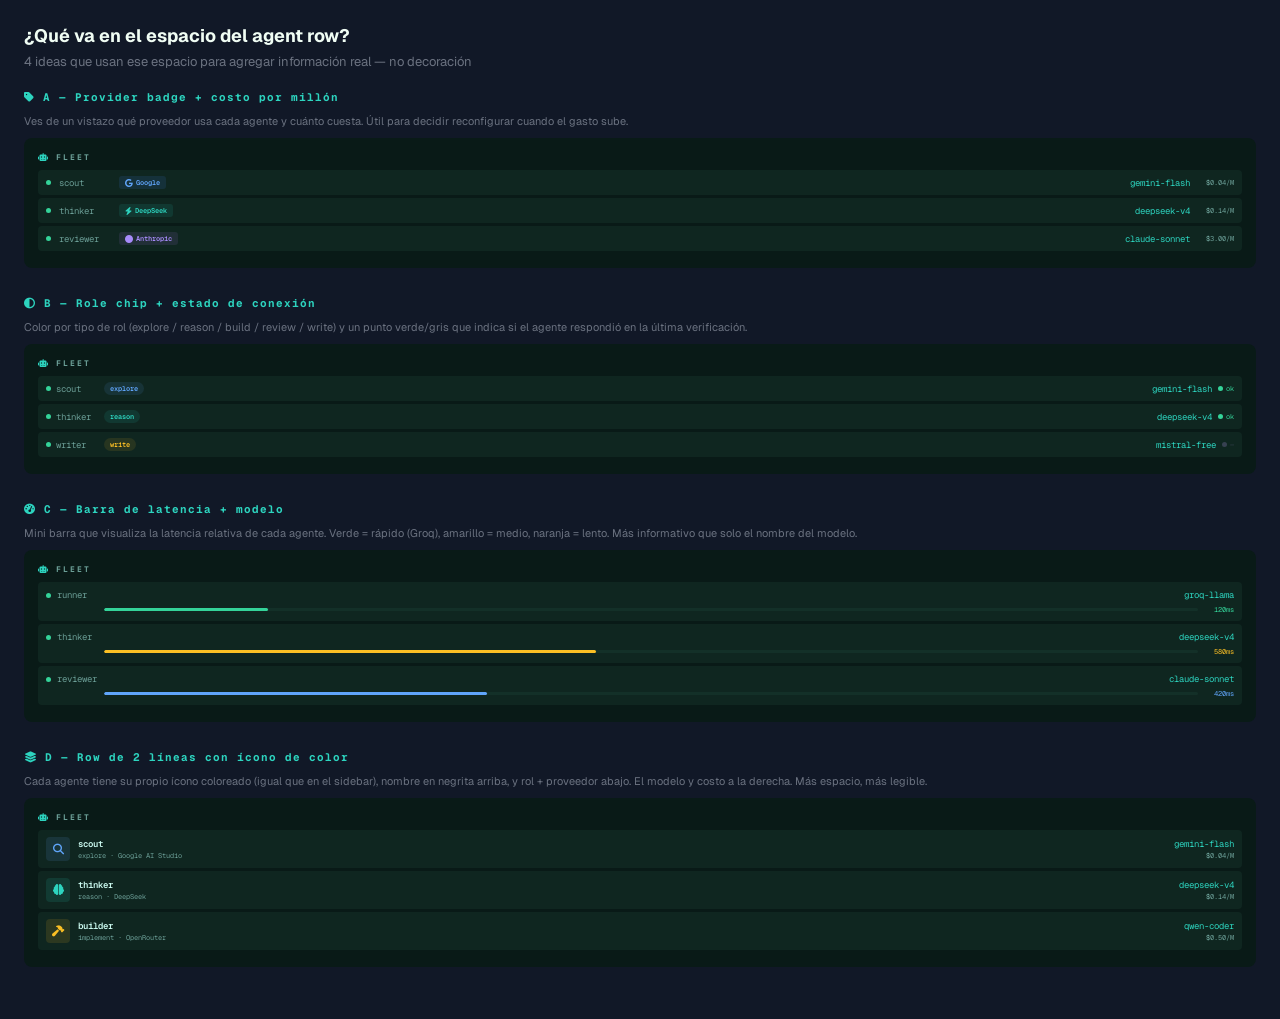
<file: .superpowers/brainstorm/176830-1781661725/content/agent-row-ideas.html>
<!DOCTYPE html>
<html lang="en">
<head>
<meta charset="UTF-8">
<link href="https://fonts.googleapis.com/css2?family=Geist+Mono:wght@400;500;600&family=Geist:wght@400;500;600;700&display=swap" rel="stylesheet">
<link rel="stylesheet" href="https://cdnjs.cloudflare.com/ajax/libs/font-awesome/6.5.0/css/all.min.css">
<style>
  *, *::before, *::after { box-sizing: border-box; margin: 0; padding: 0; }
  body { background: #111827; font-family: 'Geist', sans-serif; padding: 24px; color: #e2e8f0; }
  h2 { font-size: 18px; font-weight: 700; color: #f0fdf4; margin-bottom: 6px; }
  .subtitle { font-size: 13px; color: #6b7280; margin-bottom: 20px; }

  :root {
    --base: #040f0d; --surface: #091a17; --raised: #0f2620;
    --border: #133028; --primary: #2dd4bf; --accent: #34d399;
    --muted: #4a8a80; --ink: #ccfbf1; --ink-dim: #6b9e96;
    --danger: #f87171; --warn: #fbbf24;
  }

  .option-section { margin-bottom: 28px; }
  .option-label {
    font-family: 'Geist Mono', monospace; font-size: 11px; font-weight: 700;
    color: var(--primary); letter-spacing: 1px; margin-bottom: 10px;
    display: flex; align-items: center; gap: 8px;
  }
  .option-desc { font-size: 11px; color: #6b7280; margin-bottom: 10px; font-family: 'Geist', sans-serif; }

  .mock-panel {
    background: var(--surface); border-radius: 8px; border: 1px solid var(--border);
    padding: 12px; cursor: pointer; transition: border-color .15s, transform .15s;
    border: 2px solid transparent;
  }
  .mock-panel:hover { transform: translateY(-1px); border-color: rgba(45,212,191,.3); }
  .mock-panel.selected { border-color: var(--primary) !important; }
  .mock-panel.selected::after {
    content: '✓ Esta'; display: block; text-align: right;
    font-family: 'Geist Mono', monospace; font-size: 10px;
    color: var(--primary); margin-top: 6px;
  }

  .section-title {
    font-size: 8px; font-weight: 700; letter-spacing: 2px; color: var(--ink-dim);
    text-transform: uppercase; font-family: 'Geist Mono', monospace;
    margin-bottom: 8px; display: flex; align-items: center; gap: 6px;
  }

  /* ── OPTION A: Provider badge + cost ── */
  .row-a {
    display: flex; align-items: center; padding: 6px 8px; border-radius: 4px;
    background: var(--raised); margin-bottom: 3px; gap: 8px;
  }
  .agent-dot { width: 5px; height: 5px; border-radius: 50%; background: var(--accent); flex-shrink: 0; }
  .agent-name { font-family: 'Geist Mono', monospace; font-size: 9px; color: var(--ink-dim); width: 52px; flex-shrink: 0; }
  .provider-badge {
    display: flex; align-items: center; gap: 3px; padding: 2px 6px; border-radius: 3px;
    font-size: 7px; font-family: 'Geist Mono', monospace; font-weight: 600;
  }
  .agent-model { font-family: 'Geist Mono', monospace; font-size: 9px; color: var(--primary); margin-left: auto; }
  .cost-tag { font-family: 'Geist Mono', monospace; font-size: 7px; color: var(--ink-dim); margin-left: 8px; }

  /* ── OPTION B: Role chip + status ── */
  .row-b {
    display: grid; grid-template-columns: 52px 1fr auto auto; align-items: center;
    gap: 6px; padding: 6px 8px; border-radius: 4px;
    background: var(--raised); margin-bottom: 3px;
  }
  .role-chip {
    padding: 2px 6px; border-radius: 10px; font-size: 7px;
    font-family: 'Geist Mono', monospace; font-weight: 600;
  }
  .status-mini { display: flex; align-items: center; gap: 3px; font-size: 7px; font-family: 'Geist Mono', monospace; }
  .dot-green { width: 5px; height: 5px; border-radius: 50%; background: var(--accent); }
  .dot-gray  { width: 5px; height: 5px; border-radius: 50%; background: #374151; }

  /* ── OPTION C: Mini latency bar + model ── */
  .row-c {
    display: flex; flex-direction: column; padding: 7px 8px; border-radius: 4px;
    background: var(--raised); margin-bottom: 3px; gap: 4px;
  }
  .row-c-top { display: flex; align-items: center; gap: 6px; }
  .row-c-bottom { display: flex; align-items: center; gap: 6px; }
  .latency-bar { flex: 1; height: 3px; background: var(--border); border-radius: 2px; overflow: hidden; }
  .latency-fill { height: 100%; border-radius: 2px; }
  .latency-label { font-size: 7px; font-family: 'Geist Mono', monospace; color: var(--ink-dim); width: 30px; text-align: right; }

  /* ── OPTION D: Two-line row ── */
  .row-d {
    display: flex; align-items: center; padding: 7px 8px; border-radius: 4px;
    background: var(--raised); margin-bottom: 3px; gap: 8px;
  }
  .row-d-icon { width: 24px; height: 24px; border-radius: 4px; display: flex; align-items: center; justify-content: center; font-size: 11px; flex-shrink: 0; }
  .row-d-text { flex: 1; }
  .row-d-name { font-family: 'Geist Mono', monospace; font-size: 9px; color: var(--ink); font-weight: 600; }
  .row-d-meta { font-family: 'Geist Mono', monospace; font-size: 7px; color: var(--ink-dim); margin-top: 1px; }
  .row-d-right { text-align: right; }
  .row-d-model { font-family: 'Geist Mono', monospace; font-size: 9px; color: var(--primary); }
  .row-d-cost  { font-family: 'Geist Mono', monospace; font-size: 7px; color: var(--ink-dim); margin-top: 1px; }
</style>
<script>
  function pick(el) {
    document.querySelectorAll('.mock-panel').forEach(p => p.classList.remove('selected'));
    el.classList.add('selected');
    if (window.__superpowers_helper) window.__superpowers_helper.recordChoice(el.dataset.choice, el.dataset.label);
  }
</script>
</head>
<body>

<h2>¿Qué va en el espacio del agent row?</h2>
<p class="subtitle">4 ideas que usan ese espacio para agregar información real — no decoración</p>

<!-- ── OPTION A ── -->
<div class="option-section">
  <div class="option-label"><i class="fa-solid fa-tag"></i> A — Provider badge + costo por millón</div>
  <div class="option-desc">Ves de un vistazo qué proveedor usa cada agente y cuánto cuesta. Útil para decidir reconfigurar cuando el gasto sube.</div>
  <div class="mock-panel" data-choice="a" data-label="Provider badge + cost" onclick="pick(this)">
    <div class="section-title"><i class="fa-solid fa-robot" style="color:var(--primary)"></i> fleet</div>
    <div class="row-a">
      <div class="agent-dot"></div>
      <div class="agent-name">scout</div>
      <div class="provider-badge" style="background:rgba(66,133,244,.12);color:#60a5fa"><i class="fa-brands fa-google" style="font-size:8px"></i>Google</div>
      <div class="agent-model">gemini-flash</div>
      <div class="cost-tag">$0.04/M</div>
    </div>
    <div class="row-a">
      <div class="agent-dot"></div>
      <div class="agent-name">thinker</div>
      <div class="provider-badge" style="background:rgba(45,212,191,.1);color:var(--primary)"><i class="fa-solid fa-bolt" style="font-size:8px"></i>DeepSeek</div>
      <div class="agent-model">deepseek-v4</div>
      <div class="cost-tag">$0.14/M</div>
    </div>
    <div class="row-a">
      <div class="agent-dot"></div>
      <div class="agent-name">reviewer</div>
      <div class="provider-badge" style="background:rgba(192,132,252,.1);color:#a78bfa"><i class="fa-solid fa-circle" style="font-size:8px"></i>Anthropic</div>
      <div class="agent-model">claude-sonnet</div>
      <div class="cost-tag">$3.00/M</div>
    </div>
  </div>
</div>

<!-- ── OPTION B ── -->
<div class="option-section">
  <div class="option-label"><i class="fa-solid fa-circle-half-stroke"></i> B — Role chip + estado de conexión</div>
  <div class="option-desc">Color por tipo de rol (explore / reason / build / review / write) y un punto verde/gris que indica si el agente respondió en la última verificación.</div>
  <div class="mock-panel" data-choice="b" data-label="Role chip + connection status" onclick="pick(this)">
    <div class="section-title"><i class="fa-solid fa-robot" style="color:var(--primary)"></i> fleet</div>
    <div class="row-b">
      <div style="font-family:'Geist Mono',monospace;font-size:9px;color:var(--ink-dim);display:flex;align-items:center;gap:5px"><div class="agent-dot"></div>scout</div>
      <div class="role-chip" style="background:rgba(96,165,250,.1);color:#60a5fa;justify-self:start">explore</div>
      <div style="font-family:'Geist Mono',monospace;font-size:9px;color:var(--primary)">gemini-flash</div>
      <div class="status-mini"><div class="dot-green"></div><span style="color:var(--accent)">ok</span></div>
    </div>
    <div class="row-b">
      <div style="font-family:'Geist Mono',monospace;font-size:9px;color:var(--ink-dim);display:flex;align-items:center;gap:5px"><div class="agent-dot"></div>thinker</div>
      <div class="role-chip" style="background:rgba(45,212,191,.1);color:var(--primary);justify-self:start">reason</div>
      <div style="font-family:'Geist Mono',monospace;font-size:9px;color:var(--primary)">deepseek-v4</div>
      <div class="status-mini"><div class="dot-green"></div><span style="color:var(--accent)">ok</span></div>
    </div>
    <div class="row-b">
      <div style="font-family:'Geist Mono',monospace;font-size:9px;color:var(--ink-dim);display:flex;align-items:center;gap:5px"><div class="agent-dot"></div>writer</div>
      <div class="role-chip" style="background:rgba(251,191,36,.1);color:var(--warn);justify-self:start">write</div>
      <div style="font-family:'Geist Mono',monospace;font-size:9px;color:var(--primary)">mistral-free</div>
      <div class="status-mini"><div class="dot-gray"></div><span style="color:#374151">—</span></div>
    </div>
  </div>
</div>

<!-- ── OPTION C ── -->
<div class="option-section">
  <div class="option-label"><i class="fa-solid fa-gauge-high"></i> C — Barra de latencia + modelo</div>
  <div class="option-desc">Mini barra que visualiza la latencia relativa de cada agente. Verde = rápido (Groq), amarillo = medio, naranja = lento. Más informativo que solo el nombre del modelo.</div>
  <div class="mock-panel" data-choice="c" data-label="Latency bar + model" onclick="pick(this)">
    <div class="section-title"><i class="fa-solid fa-robot" style="color:var(--primary)"></i> fleet</div>
    <div class="row-c">
      <div class="row-c-top">
        <div class="agent-dot"></div>
        <div style="font-family:'Geist Mono',monospace;font-size:9px;color:var(--ink-dim);width:52px">runner</div>
        <div style="font-family:'Geist Mono',monospace;font-size:9px;color:var(--primary);margin-left:auto">groq-llama</div>
      </div>
      <div class="row-c-bottom">
        <div style="width:52px"></div>
        <div class="latency-bar"><div class="latency-fill" style="width:15%;background:var(--accent)"></div></div>
        <div class="latency-label" style="color:var(--accent)">120ms</div>
      </div>
    </div>
    <div class="row-c">
      <div class="row-c-top">
        <div class="agent-dot"></div>
        <div style="font-family:'Geist Mono',monospace;font-size:9px;color:var(--ink-dim);width:52px">thinker</div>
        <div style="font-family:'Geist Mono',monospace;font-size:9px;color:var(--primary);margin-left:auto">deepseek-v4</div>
      </div>
      <div class="row-c-bottom">
        <div style="width:52px"></div>
        <div class="latency-bar"><div class="latency-fill" style="width:45%;background:var(--warn)"></div></div>
        <div class="latency-label" style="color:var(--warn)">580ms</div>
      </div>
    </div>
    <div class="row-c">
      <div class="row-c-top">
        <div class="agent-dot"></div>
        <div style="font-family:'Geist Mono',monospace;font-size:9px;color:var(--ink-dim);width:52px">reviewer</div>
        <div style="font-family:'Geist Mono',monospace;font-size:9px;color:var(--primary);margin-left:auto">claude-sonnet</div>
      </div>
      <div class="row-c-bottom">
        <div style="width:52px"></div>
        <div class="latency-bar"><div class="latency-fill" style="width:35%;background:#60a5fa"></div></div>
        <div class="latency-label" style="color:#60a5fa">420ms</div>
      </div>
    </div>
  </div>
</div>

<!-- ── OPTION D ── -->
<div class="option-section">
  <div class="option-label"><i class="fa-solid fa-layer-group"></i> D — Row de 2 líneas con ícono de color</div>
  <div class="option-desc">Cada agente tiene su propio ícono coloreado (igual que en el sidebar), nombre en negrita arriba, y rol + proveedor abajo. El modelo y costo a la derecha. Más espacio, más legible.</div>
  <div class="mock-panel" data-choice="d" data-label="Two-line icon row" onclick="pick(this)">
    <div class="section-title"><i class="fa-solid fa-robot" style="color:var(--primary)"></i> fleet</div>
    <div class="row-d">
      <div class="row-d-icon" style="background:rgba(96,165,250,.12);color:#60a5fa"><i class="fa-solid fa-magnifying-glass"></i></div>
      <div class="row-d-text">
        <div class="row-d-name">scout</div>
        <div class="row-d-meta">explore · Google AI Studio</div>
      </div>
      <div class="row-d-right">
        <div class="row-d-model">gemini-flash</div>
        <div class="row-d-cost">$0.04/M</div>
      </div>
    </div>
    <div class="row-d">
      <div class="row-d-icon" style="background:rgba(45,212,191,.12);color:var(--primary)"><i class="fa-solid fa-brain"></i></div>
      <div class="row-d-text">
        <div class="row-d-name">thinker</div>
        <div class="row-d-meta">reason · DeepSeek</div>
      </div>
      <div class="row-d-right">
        <div class="row-d-model">deepseek-v4</div>
        <div class="row-d-cost">$0.14/M</div>
      </div>
    </div>
    <div class="row-d">
      <div class="row-d-icon" style="background:rgba(251,191,36,.12);color:var(--warn)"><i class="fa-solid fa-hammer"></i></div>
      <div class="row-d-text">
        <div class="row-d-name">builder</div>
        <div class="row-d-meta">implement · OpenRouter</div>
      </div>
      <div class="row-d-right">
        <div class="row-d-model">qwen-coder</div>
        <div class="row-d-cost">$0.50/M</div>
      </div>
    </div>
  </div>
</div>

</body>
</html>
</file>
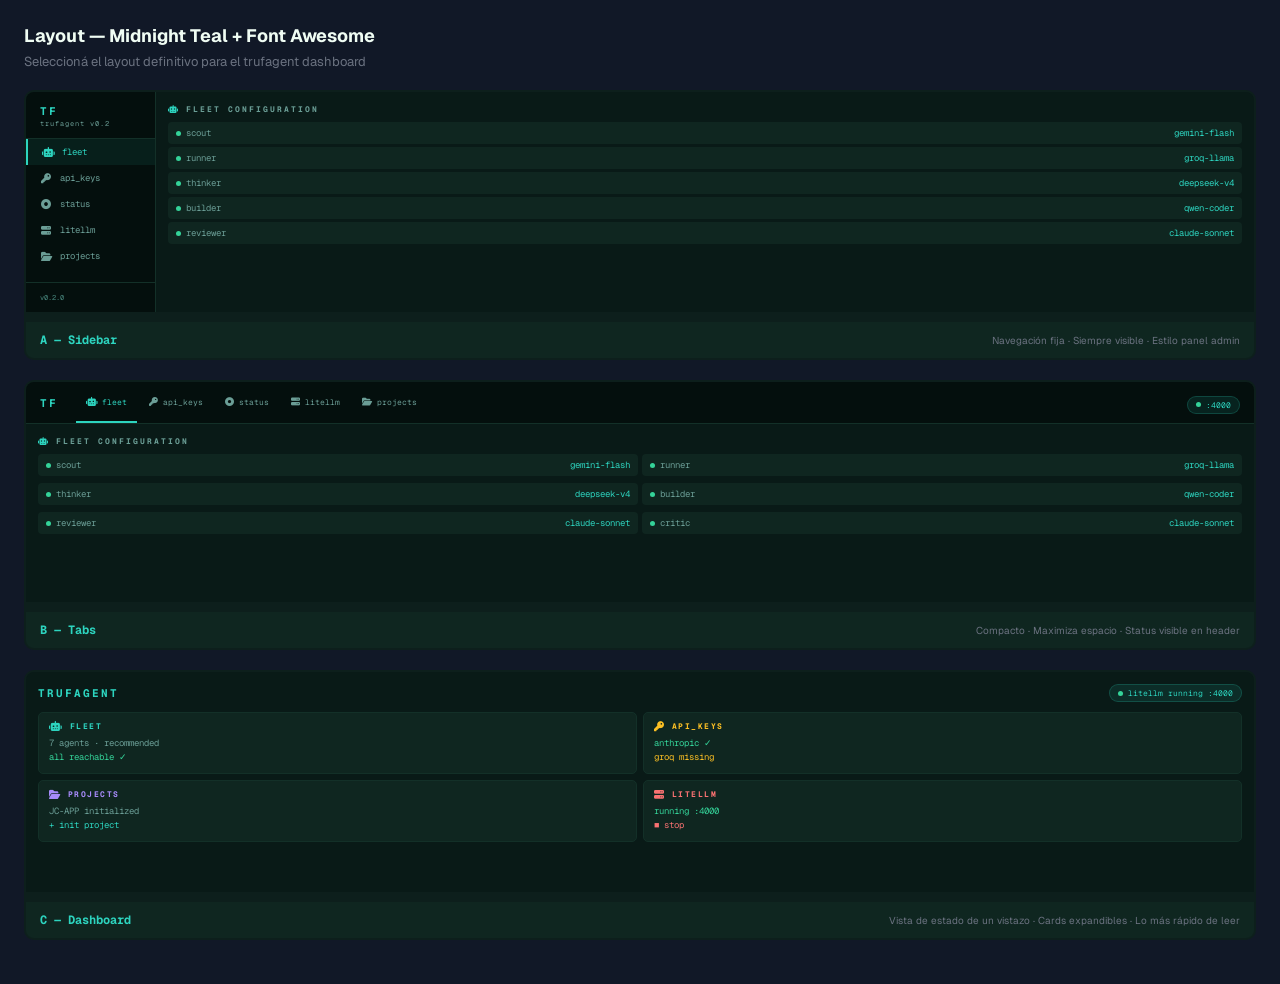
<file: .superpowers/brainstorm/176830-1781661725/content/layouts-final.html>
<!DOCTYPE html>
<html lang="en">
<head>
<meta charset="UTF-8">
<meta name="viewport" content="width=device-width, initial-scale=1.0">
<link rel="preconnect" href="https://fonts.googleapis.com">
<link href="https://fonts.googleapis.com/css2?family=Geist+Mono:wght@400;500;600&family=Geist:wght@400;500;600;700&display=swap" rel="stylesheet">
<link rel="stylesheet" href="https://cdnjs.cloudflare.com/ajax/libs/font-awesome/6.5.0/css/all.min.css">
<style>
  *, *::before, *::after { box-sizing: border-box; margin: 0; padding: 0; }
  body { background: #111827; font-family: 'Geist', sans-serif; padding: 24px; color: #e2e8f0; }
  h2 { font-size: 18px; font-weight: 700; color: #f0fdf4; margin-bottom: 6px; }
  .subtitle { font-size: 13px; color: #6b7280; margin-bottom: 20px; }

  /* ── Palette tokens ── */
  :root {
    --base:    #040f0d;
    --surface: #091a17;
    --raised:  #0f2620;
    --border:  #133028;
    --primary: #2dd4bf;
    --accent:  #34d399;
    --muted:   #4a8a80;
    --ink:     #ccfbf1;
    --ink-dim: #6b9e96;
    --danger:  #f87171;
    --warn:    #fbbf24;
  }

  .layout-card {
    border: 2px solid transparent;
    border-radius: 10px;
    overflow: hidden;
    cursor: pointer;
    transition: border-color .15s, transform .15s;
    background: #0d1f1c;
    margin-bottom: 20px;
  }
  .layout-card:hover { transform: translateY(-2px); }
  .layout-card.selected { border-color: var(--primary) !important; }
  .layout-card.selected::after {
    content: '✓ Selected';
    display: block;
    text-align: center;
    padding: 6px;
    background: rgba(45,212,191,.15);
    color: var(--primary);
    font-family: 'Geist Mono', monospace;
    font-size: 11px;
    font-weight: 600;
  }

  .mock-wrap { height: 220px; display: flex; overflow: hidden; }

  /* ── Shared agent row ── */
  .agent-row {
    display: flex; align-items: center; justify-content: space-between;
    padding: 5px 8px; border-radius: 4px; background: var(--raised);
    margin-bottom: 3px; font-family: 'Geist Mono', monospace; font-size: 9px;
  }
  .agent-row .name { color: var(--ink-dim); display: flex; align-items: center; gap: 5px; }
  .agent-row .model { color: var(--primary); }
  .agent-dot { width: 5px; height: 5px; border-radius: 50%; background: var(--accent); }

  /* ── Status pill ── */
  .status-pill {
    display: inline-flex; align-items: center; gap: 5px;
    background: rgba(45,212,191,.1); border: 1px solid rgba(45,212,191,.2);
    border-radius: 20px; padding: 3px 8px;
    font-size: 8px; font-family: 'Geist Mono', monospace; color: var(--primary);
  }
  .status-dot { width: 5px; height: 5px; border-radius: 50%; background: var(--accent); }

  /* ══════════════════════════════════
     LAYOUT A — SIDEBAR
  ══════════════════════════════════ */
  .sidebar { width: 130px; background: var(--base); border-right: 1px solid var(--border); display: flex; flex-direction: column; flex-shrink: 0; }
  .sidebar-logo { padding: 12px 14px 10px; font-size: 11px; font-weight: 700; color: var(--primary); font-family: 'Geist Mono', monospace; letter-spacing: 2px; border-bottom: 1px solid var(--border); }
  .sidebar-logo span { display: block; font-size: 7px; font-weight: 400; color: var(--ink-dim); letter-spacing: 1px; margin-top: 1px; }
  .nav-item { display: flex; align-items: center; gap: 8px; padding: 7px 14px; font-size: 9px; color: var(--ink-dim); cursor: pointer; font-family: 'Geist Mono', monospace; transition: background .1s; }
  .nav-item.active { color: var(--primary); background: rgba(45,212,191,.08); border-left: 2px solid var(--primary); }
  .nav-item i { width: 12px; text-align: center; font-size: 10px; }
  .sidebar-version { margin-top: auto; padding: 10px 14px; border-top: 1px solid var(--border); font-size: 7px; color: var(--muted); font-family: 'Geist Mono', monospace; }
  .main-content { flex: 1; padding: 12px; background: var(--surface); overflow: hidden; }
  .section-title { font-size: 8px; font-weight: 700; letter-spacing: 2px; color: var(--ink-dim); text-transform: uppercase; font-family: 'Geist Mono', monospace; margin-bottom: 8px; display: flex; align-items: center; gap: 6px; }

  /* ══════════════════════════════════
     LAYOUT B — TABS
  ══════════════════════════════════ */
  .tabs-wrap { display: flex; flex-direction: column; width: 100%; }
  .tabs-header { background: var(--base); border-bottom: 1px solid var(--border); display: flex; align-items: center; padding: 0 14px; gap: 2px; flex-shrink: 0; height: 42px; }
  .tabs-logo { font-size: 11px; font-weight: 700; color: var(--primary); font-family: 'Geist Mono', monospace; letter-spacing: 2px; margin-right: 16px; }
  .tab { display: flex; align-items: center; gap: 5px; padding: 0 10px; height: 100%; font-size: 8px; color: var(--ink-dim); cursor: pointer; border-bottom: 2px solid transparent; font-family: 'Geist Mono', monospace; white-space: nowrap; }
  .tab.active { color: var(--primary); border-bottom-color: var(--primary); }
  .tab i { font-size: 9px; }
  .tabs-body { flex: 1; padding: 12px; background: var(--surface); overflow: hidden; }

  /* ══════════════════════════════════
     LAYOUT C — DASHBOARD CARDS
  ══════════════════════════════════ */
  .dash-wrap { width: 100%; padding: 12px; background: var(--surface); }
  .dash-header { display: flex; justify-content: space-between; align-items: center; margin-bottom: 10px; }
  .dash-logo { font-size: 11px; font-weight: 700; color: var(--primary); font-family: 'Geist Mono', monospace; letter-spacing: 2px; }
  .dash-grid { display: grid; grid-template-columns: 1fr 1fr; gap: 6px; margin-bottom: 8px; }
  .dash-card { background: var(--raised); border-radius: 5px; border: 1px solid var(--border); padding: 8px 10px; }
  .dash-card-head { display: flex; align-items: center; gap: 6px; font-size: 8px; font-weight: 700; letter-spacing: 1.5px; text-transform: uppercase; font-family: 'Geist Mono', monospace; margin-bottom: 5px; }
  .dash-card-head i { font-size: 10px; }
  .dash-stat { font-size: 9px; font-family: 'Geist Mono', monospace; color: var(--ink-dim); line-height: 1.6; }

  /* Card labels */
  .card-label { margin-top: 10px; padding: 10px 14px; display: flex; justify-content: space-between; align-items: center; background: var(--raised); }
  .card-label-name { font-family: 'Geist Mono', monospace; font-size: 12px; font-weight: 700; }
  .card-label-desc { font-size: 10px; color: #6b7280; }
</style>
<script>
  function toggleSelect(el) {
    document.querySelectorAll('.layout-card').forEach(c => c.classList.remove('selected'));
    el.classList.add('selected');
    if (window.__superpowers_helper) {
      window.__superpowers_helper.recordChoice(el.dataset.choice, el.querySelector('.card-label-name').textContent);
    }
  }
</script>
</head>
<body>

<h2>Layout — Midnight Teal + Font Awesome</h2>
<p class="subtitle">Seleccioná el layout definitivo para el trufagent dashboard</p>

<!-- ─── LAYOUT A: SIDEBAR ─── -->
<div class="layout-card" data-choice="a" onclick="toggleSelect(this)">
  <div class="mock-wrap">
    <div class="sidebar">
      <div class="sidebar-logo">TF<span>trufagent v0.2</span></div>
      <div class="nav-item active"><i class="fa-solid fa-robot"></i>fleet</div>
      <div class="nav-item"><i class="fa-solid fa-key"></i>api_keys</div>
      <div class="nav-item"><i class="fa-solid fa-circle-dot"></i>status</div>
      <div class="nav-item"><i class="fa-solid fa-server"></i>litellm</div>
      <div class="nav-item"><i class="fa-solid fa-folder-open"></i>projects</div>
      <div class="sidebar-version">v0.2.0</div>
    </div>
    <div class="main-content">
      <div class="section-title"><i class="fa-solid fa-robot" style="color:var(--primary)"></i>fleet configuration</div>
      <div class="agent-row">
        <div class="name"><div class="agent-dot"></div>scout</div>
        <div class="model">gemini-flash</div>
      </div>
      <div class="agent-row">
        <div class="name"><div class="agent-dot"></div>runner</div>
        <div class="model">groq-llama</div>
      </div>
      <div class="agent-row">
        <div class="name"><div class="agent-dot"></div>thinker</div>
        <div class="model">deepseek-v4</div>
      </div>
      <div class="agent-row">
        <div class="name"><div class="agent-dot"></div>builder</div>
        <div class="model">qwen-coder</div>
      </div>
      <div class="agent-row">
        <div class="name"><div class="agent-dot"></div>reviewer</div>
        <div class="model">claude-sonnet</div>
      </div>
    </div>
  </div>
  <div class="card-label">
    <span class="card-label-name" style="color:var(--primary)">A — Sidebar</span>
    <span class="card-label-desc">Navegación fija · Siempre visible · Estilo panel admin</span>
  </div>
</div>

<!-- ─── LAYOUT B: TABS ─── -->
<div class="layout-card" data-choice="b" onclick="toggleSelect(this)">
  <div class="mock-wrap">
    <div class="tabs-wrap">
      <div class="tabs-header">
        <div class="tabs-logo">TF</div>
        <div class="tab active"><i class="fa-solid fa-robot"></i>fleet</div>
        <div class="tab"><i class="fa-solid fa-key"></i>api_keys</div>
        <div class="tab"><i class="fa-solid fa-circle-dot"></i>status</div>
        <div class="tab"><i class="fa-solid fa-server"></i>litellm</div>
        <div class="tab"><i class="fa-solid fa-folder-open"></i>projects</div>
        <div style="margin-left:auto"><div class="status-pill"><div class="status-dot"></div>:4000</div></div>
      </div>
      <div class="tabs-body">
        <div class="section-title"><i class="fa-solid fa-robot" style="color:var(--primary)"></i>fleet configuration</div>
        <div style="display:grid;grid-template-columns:1fr 1fr;gap:4px">
          <div class="agent-row"><div class="name"><div class="agent-dot"></div>scout</div><div class="model">gemini-flash</div></div>
          <div class="agent-row"><div class="name"><div class="agent-dot"></div>runner</div><div class="model">groq-llama</div></div>
          <div class="agent-row"><div class="name"><div class="agent-dot"></div>thinker</div><div class="model">deepseek-v4</div></div>
          <div class="agent-row"><div class="name"><div class="agent-dot"></div>builder</div><div class="model">qwen-coder</div></div>
          <div class="agent-row"><div class="name"><div class="agent-dot"></div>reviewer</div><div class="model">claude-sonnet</div></div>
          <div class="agent-row"><div class="name"><div class="agent-dot"></div>critic</div><div class="model">claude-sonnet</div></div>
        </div>
      </div>
    </div>
  </div>
  <div class="card-label">
    <span class="card-label-name" style="color:var(--primary)">B — Tabs</span>
    <span class="card-label-desc">Compacto · Maximiza espacio · Status visible en header</span>
  </div>
</div>

<!-- ─── LAYOUT C: DASHBOARD ─── -->
<div class="layout-card" data-choice="c" onclick="toggleSelect(this)">
  <div class="mock-wrap">
    <div class="dash-wrap">
      <div class="dash-header">
        <div class="dash-logo">TRUFAGENT</div>
        <div class="status-pill"><div class="status-dot"></div>litellm running :4000</div>
      </div>
      <div class="dash-grid">
        <div class="dash-card">
          <div class="dash-card-head" style="color:var(--primary)"><i class="fa-solid fa-robot"></i>fleet</div>
          <div class="dash-stat">7 agents · recommended<br><span style="color:var(--accent)">all reachable ✓</span></div>
        </div>
        <div class="dash-card">
          <div class="dash-card-head" style="color:var(--warn)"><i class="fa-solid fa-key"></i>api_keys</div>
          <div class="dash-stat"><span style="color:var(--accent)">anthropic ✓</span><br><span style="color:var(--warn)">groq missing</span></div>
        </div>
        <div class="dash-card">
          <div class="dash-card-head" style="color:#a78bfa"><i class="fa-solid fa-folder-open"></i>projects</div>
          <div class="dash-stat">JC-APP initialized<br><span style="color:var(--primary);cursor:pointer">+ init project</span></div>
        </div>
        <div class="dash-card">
          <div class="dash-card-head" style="color:var(--danger)"><i class="fa-solid fa-server"></i>litellm</div>
          <div class="dash-stat"><span style="color:var(--accent)">running :4000</span><br><span style="color:var(--danger);cursor:pointer">■ stop</span></div>
        </div>
      </div>
    </div>
  </div>
  <div class="card-label">
    <span class="card-label-name" style="color:var(--primary)">C — Dashboard</span>
    <span class="card-label-desc">Vista de estado de un vistazo · Cards expandibles · Lo más rápido de leer</span>
  </div>
</div>

</body>
</html>
</file>
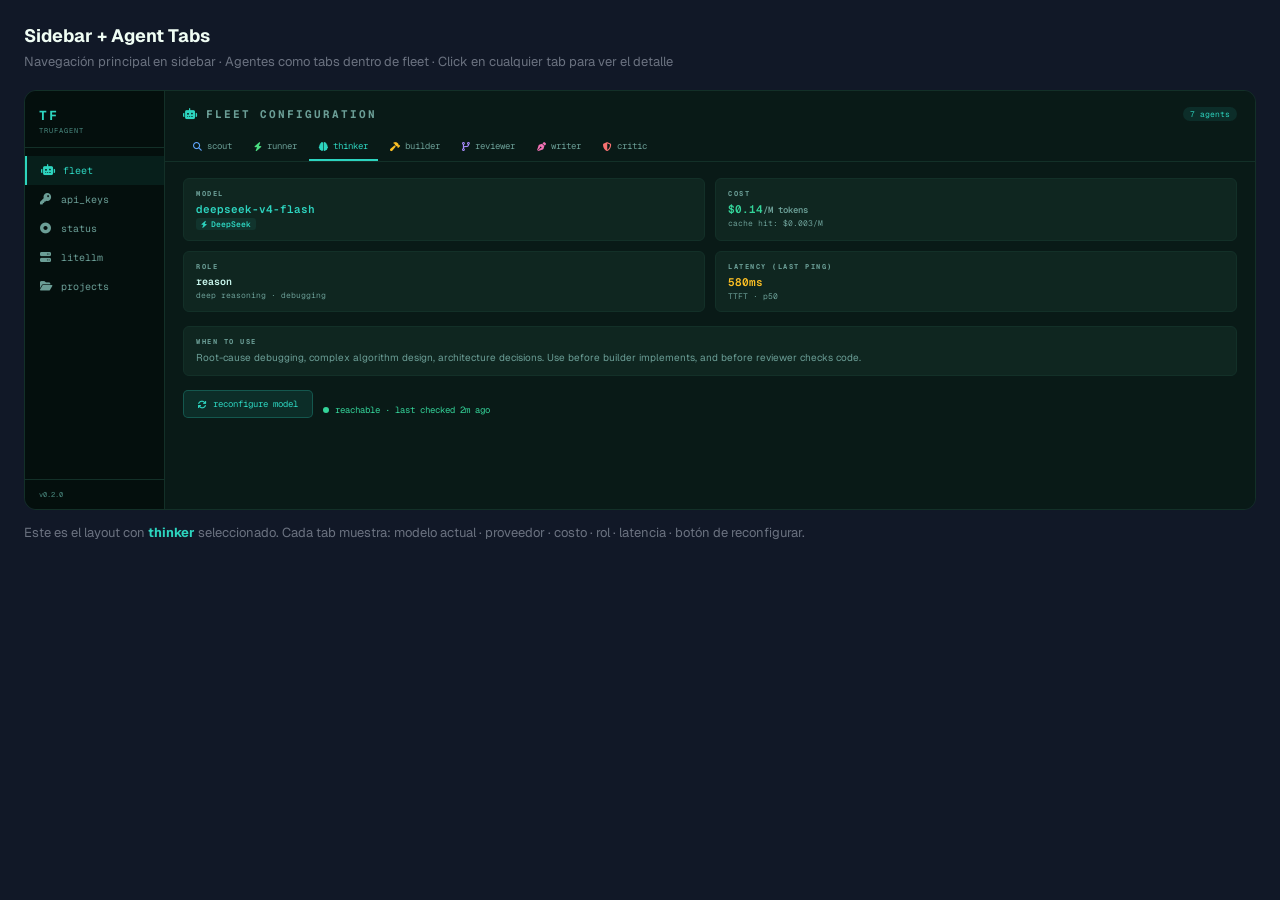
<file: .superpowers/brainstorm/176830-1781661725/content/sidebar-agent-tabs.html>
<!DOCTYPE html>
<html lang="en">
<head>
<meta charset="UTF-8">
<link href="https://fonts.googleapis.com/css2?family=Geist+Mono:wght@400;500;600&family=Geist:wght@400;500;600;700&display=swap" rel="stylesheet">
<link rel="stylesheet" href="https://cdnjs.cloudflare.com/ajax/libs/font-awesome/6.5.0/css/all.min.css">
<style>
  *, *::before, *::after { box-sizing: border-box; margin: 0; padding: 0; }
  body { background: #111827; font-family: 'Geist', sans-serif; padding: 24px; color: #e2e8f0; }
  h2 { font-size: 18px; font-weight: 700; color: #f0fdf4; margin-bottom: 6px; }
  .subtitle { font-size: 13px; color: #6b7280; margin-bottom: 20px; }

  :root {
    --base: #040f0d; --surface: #091a17; --raised: #0f2620;
    --border: #133028; --primary: #2dd4bf; --accent: #34d399;
    --muted: #4a8a80; --ink: #ccfbf1; --ink-dim: #6b9e96;
    --danger: #f87171; --warn: #fbbf24;
  }

  /* ── Full mock UI ── */
  .mock-ui {
    border-radius: 12px; overflow: hidden; border: 1px solid var(--border);
    display: flex; height: 420px; width: 100%;
  }

  /* ── Sidebar ── */
  .sidebar {
    width: 140px; background: var(--base); border-right: 1px solid var(--border);
    display: flex; flex-direction: column; flex-shrink: 0;
  }
  .logo { padding: 16px 14px 12px; border-bottom: 1px solid var(--border); }
  .logo-main { font-family: 'Geist Mono', monospace; font-size: 13px; font-weight: 700; color: var(--primary); letter-spacing: 2px; }
  .logo-sub { font-family: 'Geist Mono', monospace; font-size: 7px; color: var(--muted); letter-spacing: 1px; margin-top: 2px; }
  .nav { padding: 8px 0; flex: 1; }
  .nav-item {
    display: flex; align-items: center; gap: 9px; padding: 8px 14px;
    font-size: 10px; font-family: 'Geist Mono', monospace; color: var(--ink-dim);
    cursor: pointer; transition: all .1s;
  }
  .nav-item.active { color: var(--primary); background: rgba(45,212,191,.08); border-left: 2px solid var(--primary); }
  .nav-item i { width: 13px; text-align: center; font-size: 11px; }
  .version { padding: 10px 14px; border-top: 1px solid var(--border); font-family: 'Geist Mono', monospace; font-size: 7px; color: var(--muted); }

  /* ── Main area ── */
  .main { flex: 1; background: var(--surface); display: flex; flex-direction: column; overflow: hidden; }

  /* ── Section header ── */
  .section-header {
    padding: 16px 18px 0; display: flex; align-items: center; justify-content: space-between;
    flex-shrink: 0;
  }
  .section-title { font-family: 'Geist Mono', monospace; font-size: 11px; font-weight: 700; color: var(--ink-dim); letter-spacing: 2px; text-transform: uppercase; display: flex; align-items: center; gap: 7px; }
  .section-badge { padding: 2px 7px; border-radius: 10px; background: rgba(45,212,191,.1); color: var(--primary); font-size: 8px; font-family: 'Geist Mono', monospace; }

  /* ── Agent tabs ── */
  .agent-tabs { padding: 12px 18px 0; display: flex; gap: 2px; flex-shrink: 0; border-bottom: 1px solid var(--border); overflow-x: auto; }
  .agent-tab {
    display: flex; align-items: center; gap: 5px; padding: 7px 10px;
    font-size: 9px; font-family: 'Geist Mono', monospace; color: var(--ink-dim);
    cursor: pointer; border-bottom: 2px solid transparent; white-space: nowrap;
    transition: color .1s;
  }
  .agent-tab:hover { color: var(--ink); }
  .agent-tab.active { color: var(--primary); border-bottom-color: var(--primary); }
  .agent-tab i { font-size: 10px; }
  .tab-dot { width: 5px; height: 5px; border-radius: 50%; }

  /* ── Agent detail panel ── */
  .agent-detail { flex: 1; padding: 16px 18px; overflow-y: auto; }

  .detail-grid { display: grid; grid-template-columns: 1fr 1fr; gap: 10px; margin-bottom: 14px; }
  .detail-card {
    background: var(--raised); border-radius: 6px; border: 1px solid var(--border);
    padding: 10px 12px;
  }
  .detail-card-label { font-family: 'Geist Mono', monospace; font-size: 7px; font-weight: 700; letter-spacing: 1.5px; text-transform: uppercase; color: var(--ink-dim); margin-bottom: 4px; }
  .detail-card-value { font-family: 'Geist Mono', monospace; font-size: 11px; font-weight: 600; }
  .detail-card-sub { font-family: 'Geist Mono', monospace; font-size: 8px; color: var(--ink-dim); margin-top: 2px; }

  .role-desc { background: var(--raised); border-radius: 6px; border: 1px solid var(--border); padding: 10px 12px; margin-bottom: 14px; }
  .role-desc-label { font-family: 'Geist Mono', monospace; font-size: 7px; font-weight: 700; letter-spacing: 1.5px; text-transform: uppercase; color: var(--ink-dim); margin-bottom: 4px; }
  .role-desc-text { font-family: 'Geist', sans-serif; font-size: 10px; color: var(--ink-dim); line-height: 1.5; }

  .provider-badge {
    display: inline-flex; align-items: center; gap: 4px; padding: 3px 8px;
    border-radius: 4px; font-size: 8px; font-family: 'Geist Mono', monospace; font-weight: 600;
  }

  .btn-reconfig {
    display: inline-flex; align-items: center; gap: 6px; padding: 7px 14px;
    background: rgba(45,212,191,.1); border: 1px solid rgba(45,212,191,.25);
    border-radius: 5px; color: var(--primary); font-family: 'Geist Mono', monospace;
    font-size: 9px; cursor: pointer; transition: background .1s;
  }
  .btn-reconfig:hover { background: rgba(45,212,191,.18); }

  .status-row { display: flex; align-items: center; gap: 6px; margin-top: 12px; }
  .status-dot { width: 6px; height: 6px; border-radius: 50%; background: var(--accent); }
  .status-text { font-family: 'Geist Mono', monospace; font-size: 9px; color: var(--accent); }
</style>
</head>
<body>

<h2>Sidebar + Agent Tabs</h2>
<p class="subtitle">Navegación principal en sidebar · Agentes como tabs dentro de fleet · Click en cualquier tab para ver el detalle</p>

<div class="mock-ui">

  <!-- Sidebar -->
  <div class="sidebar">
    <div class="logo">
      <div class="logo-main">TF</div>
      <div class="logo-sub">TRUFAGENT</div>
    </div>
    <div class="nav">
      <div class="nav-item active"><i class="fa-solid fa-robot"></i>fleet</div>
      <div class="nav-item"><i class="fa-solid fa-key"></i>api_keys</div>
      <div class="nav-item"><i class="fa-solid fa-circle-dot"></i>status</div>
      <div class="nav-item"><i class="fa-solid fa-server"></i>litellm</div>
      <div class="nav-item"><i class="fa-solid fa-folder-open"></i>projects</div>
    </div>
    <div class="version">v0.2.0</div>
  </div>

  <!-- Main -->
  <div class="main">

    <!-- Header -->
    <div class="section-header">
      <div class="section-title">
        <i class="fa-solid fa-robot" style="color:var(--primary)"></i>
        fleet configuration
      </div>
      <span class="section-badge">7 agents</span>
    </div>

    <!-- Agent tabs -->
    <div class="agent-tabs">
      <div class="agent-tab" style="color:var(--ink-dim)">
        <i class="fa-solid fa-magnifying-glass" style="color:#60a5fa;font-size:9px"></i>scout
      </div>
      <div class="agent-tab" style="color:var(--ink-dim)">
        <i class="fa-solid fa-bolt" style="color:#4ade80;font-size:9px"></i>runner
      </div>
      <div class="agent-tab active">
        <i class="fa-solid fa-brain" style="color:var(--primary);font-size:9px"></i>thinker
      </div>
      <div class="agent-tab" style="color:var(--ink-dim)">
        <i class="fa-solid fa-hammer" style="color:var(--warn);font-size:9px"></i>builder
      </div>
      <div class="agent-tab" style="color:var(--ink-dim)">
        <i class="fa-solid fa-code-branch" style="color:#a78bfa;font-size:9px"></i>reviewer
      </div>
      <div class="agent-tab" style="color:var(--ink-dim)">
        <i class="fa-solid fa-pen-nib" style="color:#f472b6;font-size:9px"></i>writer
      </div>
      <div class="agent-tab" style="color:var(--ink-dim)">
        <i class="fa-solid fa-shield-halved" style="color:var(--danger);font-size:9px"></i>critic
      </div>
    </div>

    <!-- Agent detail: thinker selected -->
    <div class="agent-detail">

      <!-- Info grid -->
      <div class="detail-grid">
        <div class="detail-card">
          <div class="detail-card-label">model</div>
          <div class="detail-card-value" style="color:var(--primary)">deepseek-v4-flash</div>
          <div class="detail-card-sub">
            <span class="provider-badge" style="background:rgba(45,212,191,.08);color:var(--primary);padding:1px 5px;border-radius:3px">
              <i class="fa-solid fa-bolt" style="font-size:7px"></i> DeepSeek
            </span>
          </div>
        </div>
        <div class="detail-card">
          <div class="detail-card-label">cost</div>
          <div class="detail-card-value" style="color:var(--accent)">$0.14<span style="font-size:9px;color:var(--ink-dim)">/M tokens</span></div>
          <div class="detail-card-sub">cache hit: $0.003/M</div>
        </div>
        <div class="detail-card">
          <div class="detail-card-label">role</div>
          <div class="detail-card-value" style="color:var(--ink);font-size:10px">reason</div>
          <div class="detail-card-sub">deep reasoning · debugging</div>
        </div>
        <div class="detail-card">
          <div class="detail-card-label">latency (last ping)</div>
          <div class="detail-card-value" style="color:var(--warn)">580ms</div>
          <div class="detail-card-sub">TTFT · p50</div>
        </div>
      </div>

      <!-- Role description -->
      <div class="role-desc">
        <div class="role-desc-label">when to use</div>
        <div class="role-desc-text">Root-cause debugging, complex algorithm design, architecture decisions. Use before builder implements, and before reviewer checks code.</div>
      </div>

      <!-- Actions -->
      <div style="display:flex;align-items:center;gap:10px">
        <div class="btn-reconfig">
          <i class="fa-solid fa-arrows-rotate"></i>
          reconfigure model
        </div>
        <div class="status-row">
          <div class="status-dot"></div>
          <div class="status-text">reachable · last checked 2m ago</div>
        </div>
      </div>

    </div>
  </div>
</div>

<p class="subtitle" style="margin-top:14px">
  Este es el layout con <strong style="color:var(--primary)">thinker</strong> seleccionado.
  Cada tab muestra: modelo actual · proveedor · costo · rol · latencia · botón de reconfigurar.
</p>

</body>
</html>
</file>
